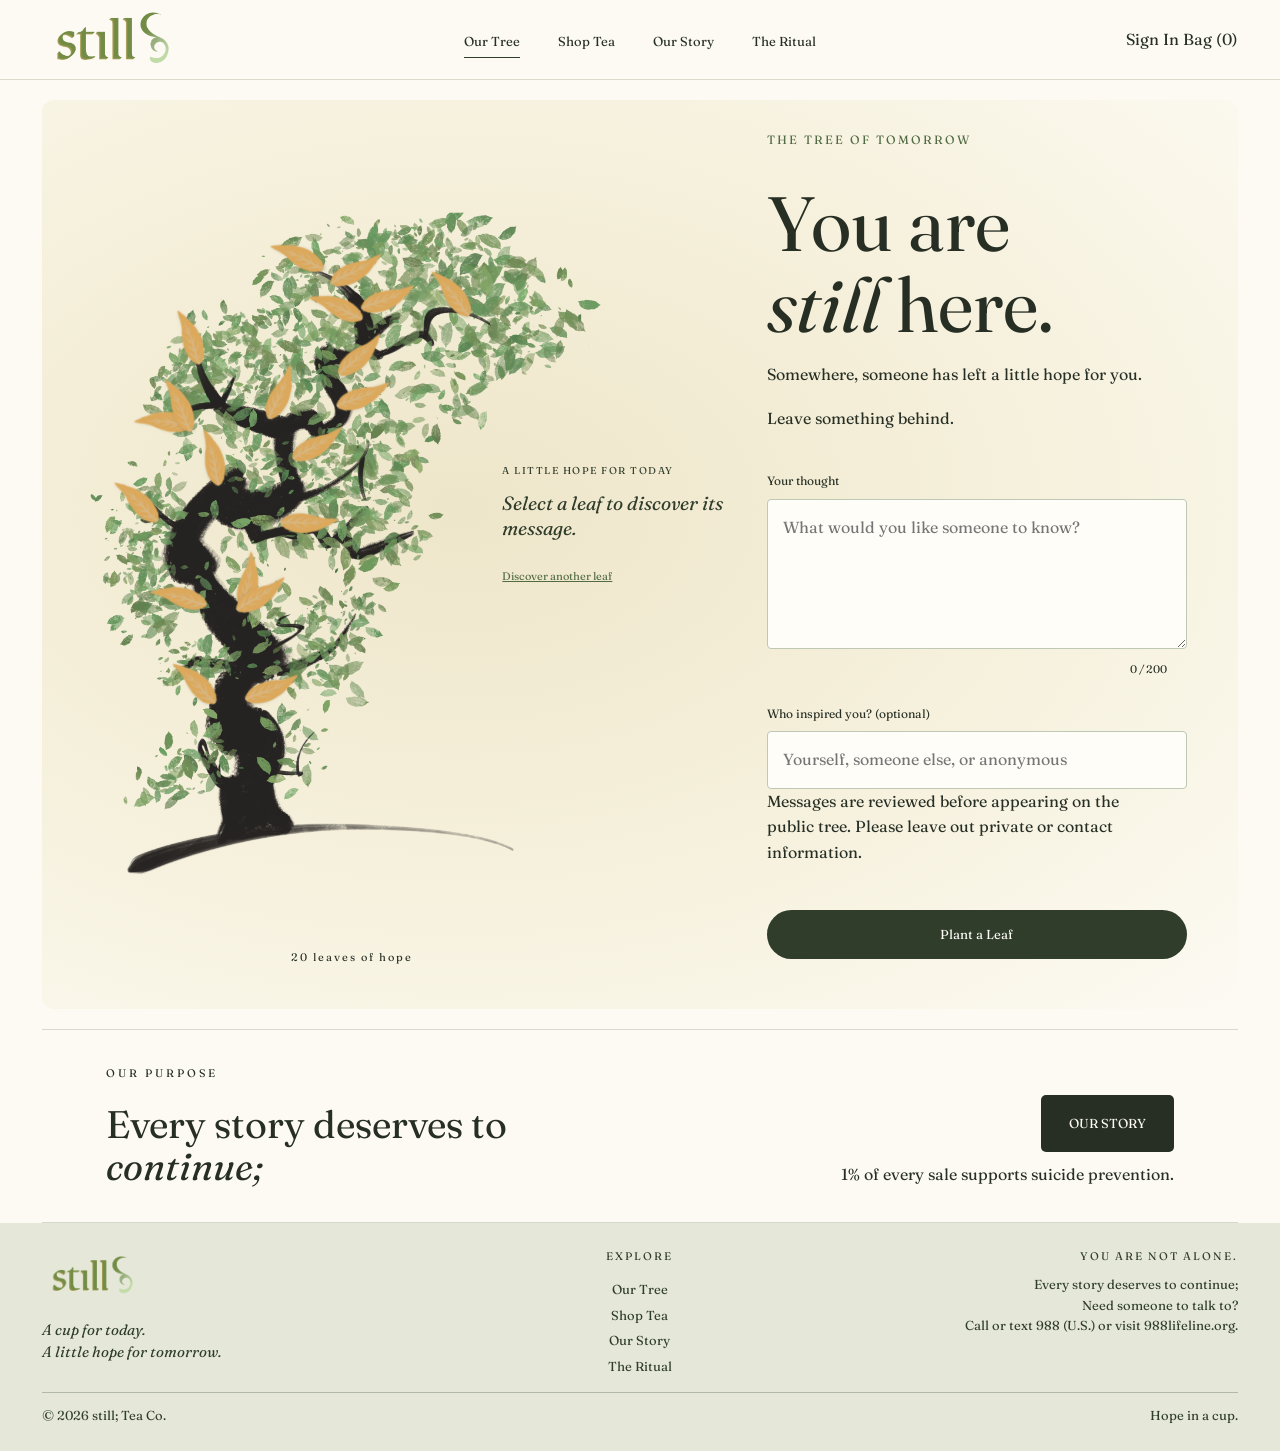
<file: index.html>
<!DOCTYPE html>
<html lang="en">

<head>
    <meta charset="UTF-8">
    <meta name="viewport" content="width=device-width, initial-scale=1.0">

    <title>still; | Hope in a Cup</title>

    <link rel="stylesheet" href="style.css">

    <link href="https://fonts.googleapis.com/css2?family=Fraunces:opsz,wght@9..144,400;9..144,500;9..144,600&display=swap" rel="stylesheet">
</head>

<body class="home-page">

    <!-- NAVIGATION -->

    <header class="shop-header">
        <a class="logo" href="index.html" aria-label="STILL; home">
            <img src="Images/logo.png" alt="STILL;">
        </a>

        <button class="menu-button"
                type="button"
                aria-expanded="false"
                aria-controls="main-navigation">
            Menu ☰
        </button>

        <nav id="main-navigation">
            <a class="active" href="index.html">Our Tree</a>
            <a href="shop.html">Shop Tea</a>
            <a href="story.html">Our Story</a>
            <a href="ritual.html">The Ritual</a>
        </nav>

        <div class="shop-account">
            <span>Sign In</span>
            <span class="bag-button" role="button" tabindex="0">Bag (0)</span>
        </div>
    </header>


    <!-- THE TREE OF TOMORROW -->

    <section class="tree-home" id="tree-section">

        <div class="tree-home-artwork">

            <div class="tree-container">

                <img
                    class="tree-artwork"
                    src="Images/Tree.png"
                    alt="The Tree of Tomorrow">

                <svg id="tea-tree"
                     viewBox="0 0 800 1067"
                     preserveAspectRatio="none"
                     aria-label="Interactive tree of hopeful messages">

                    <g id="leaves"></g>

                </svg>

                <div class="tree-quote">

                    <p class="eyebrow">
                        A LITTLE HOPE FOR TODAY
                    </p>

                    <div aria-live="polite">

                        <blockquote id="quote-text">
                            Select a leaf to discover its message.
                        </blockquote>

                        <p id="quote-author"></p>

                    </div>

                    <button id="random-leaf" type="button">
                        Discover another leaf
                    </button>

                </div>

            </div>

            <p id="leaf-count" aria-live="polite">
                0 leaves of hope
            </p>

        </div>

        <div class="tree-home-text">

            <p class="eyebrow">
                THE TREE OF TOMORROW
            </p>

            <h1>
                You are<br>
                <em>still</em> here.
            </h1>

            <p class="tree-home-intro">
                Somewhere, someone has left
                a little hope for you.
            </p>

            <p class="tree-form-heading">
                Leave something behind.
            </p>

            <form id="quote-form">

                <label for="message">Your thought</label>

                <textarea
                    id="message"
                    maxlength="200"
                    placeholder="What would you like someone to know?"
                    required></textarea>

                <p id="character-count">0 / 200</p>

                <label for="author">Who inspired you? (optional)</label>

                <input
                    type="text"
                    id="author"
                    maxlength="40"
                    placeholder="Yourself, someone else, or anonymous">

                <p>Messages are reviewed before appearing on the public tree. Please leave out private or contact information.</p>

                <button type="submit">
                    Plant a Leaf
                </button>

                <p id="success-message" role="status"></p>

            </form>

        </div>

    </section>


    <!-- OUR PURPOSE -->

    <section class="home-purpose">

        <div>
            <p class="eyebrow">OUR PURPOSE</p>
            <h2>Every story deserves to <em>continue;</em></h2>
        </div>

        <div>
            <a href="story.html" class="store-button">Our Story</a>
            <p>1% of every sale supports suicide prevention.</p>
        </div>

    </section>


    <!-- FOOTER -->

    <footer>
        <div class="footer-grid">

            <div class="footer-brand">
                <a class="logo" href="index.html" aria-label="STILL; home">
                    <img src="Images/logo.png" alt="STILL;">
                </a>
                <p class="footer-brand-statement"><em>A cup for today.</em><br><em>A little hope for tomorrow.</em></p>
            </div>

            <nav class="footer-navigation" aria-label="Footer navigation">
                <p class="footer-heading">EXPLORE</p>
                <a href="index.html">Our Tree</a>
                <a href="shop.html">Shop Tea</a>
                <a href="story.html">Our Story</a>
                <a href="ritual.html">The Ritual</a>
            </nav>

            <div class="footer-support">
                <p class="footer-heading">YOU ARE NOT ALONE.</p>
                <p>Every story deserves to continue;</p>
                <p>
                    Need someone to talk to?<br>
                    Call or text <a href="tel:988">988</a> (U.S.) or visit
                    <a href="https://988lifeline.org" target="_blank" rel="noopener noreferrer">988lifeline.org</a>.
                </p>
            </div>

        </div>

        <div class="footer-bottom">
            <p>© 2026 STILL; Tea Co.</p>
            <p>Hope in a cup.</p>
        </div>
    </footer>

    <script src="script.js"></script>
    <script src="cart.js"></script>

    <script>
        const menuButton = document.querySelector(".menu-button");
        const navigation = document.querySelector("#main-navigation");

        function closeMenu() {
            navigation.classList.remove("open");
            menuButton.setAttribute("aria-expanded", "false");
        }

        menuButton.addEventListener("click", event => {
            event.stopPropagation();

            const isOpen = navigation.classList.toggle("open");

            menuButton.setAttribute("aria-expanded", String(isOpen));
        });

        navigation.addEventListener("click", event => {
            if (event.target.closest("a")) {
                closeMenu();
            }
        });

        document.addEventListener("click", event => {
            if (!navigation.contains(event.target) &&
                !menuButton.contains(event.target)) {
                closeMenu();
            }
        });

        window.addEventListener("resize", () => {
            if (window.innerWidth > 900) {
                closeMenu();
            }
        });
    </script>

</body>
</html>
</file>
<file: style.css>
/* =========================
   BRAND COLORS AND FONTS
========================= */

:root {
    --cream: #f8f4eb;
    --green: #526b43;
    --light-green: #a8b88a;
    --dark-green: #303d2b;
    --yellow: #e9cf96;
    --peach: #e5b8a2;
    --brown: #8a735c;
    --white: #fffdf8;

    --heading-font: "Fraunces", sans-serif;
    --body-font: "Fraunces", sans-serif;
}


/* =========================
   GENERAL STYLING
========================= */

* {
    box-sizing: border-box;
    margin: 0;
    padding: 0;
}

html {
    scroll-behavior: smooth;
}

body {
    background-color: var(--cream);
    color: var(--dark-green);
    font-family: "Fraunces", sans-serif;
    line-height: 1.6;
}

h1, h2 {
    font-family: var(--heading-font);
    font-weight: 400;
    line-height: 1.05;
}

h1 {
    font-size: clamp(65px, 9vw, 130px);
}

h2 {
    font-size: clamp(48px, 6vw, 85px);
}

a {
    color: inherit;
    text-decoration: none;
}

button, input, textarea {
    font: inherit;
}

button {
    cursor: pointer;
}

.eyebrow {
    font-size: 11px;
    letter-spacing: 3px;
    font-weight: 400;
    margin-bottom: 20px;
}

.section-description {
    max-width: 500px;
    margin: 25px auto;
    font-size: 15px;
}


/* =========================
   NAVIGATION
========================= */

header {
    display: flex;
    justify-content: space-between;
    align-items: center;
    padding: 25px 6%;
}

.logo {
    font-family: var(--heading-font);
    font-size: 65px;
    line-height: 1;
}

.logo img {
    display: block;
    width: 120px;
    height: auto;
}

nav {
    display: flex;
    gap: 30px;
}

nav a {
    font-size: 13px;
}

nav a:hover {
    opacity: 0.5;
}

.menu-button {
    display: none;
    align-items: center;
    gap: 8px;
    background: transparent;
    color: var(--dark-green);
    border: 1px solid var(--dark-green);
    border-radius: 30px;
    padding: 9px 14px;
}

.menu-icon {
    font-size: 16px;
}

nav .shop-link {
    border-bottom: 1px solid var(--dark-green);
}

nav .shop-link.active {
    font-weight: 400;
}


/* =========================
   HERO SECTION
========================= */

.hero {
    min-height: 85vh;

    display: flex;
    flex-direction: column;
    align-items: center;
    justify-content: center;

    padding: 80px 20px;
    text-align: center;

    background: radial-gradient(
        ellipse at bottom,
        var(--peach),
        var(--yellow) 35%,
        var(--cream) 75%
    );
}

.intro {
    max-width: 430px;
    margin: 30px auto;
    font-size: 15px;
}

.button,
button {
    display: inline-block;

    background-color: var(--dark-green);
    color: var(--white);

    padding: 14px 30px;
    border: none;
    border-radius: 30px;

    font-size: 13px;

    transition: background-color 0.3s,
                transform 0.3s;
}

.button:hover,
button:hover {
    background-color: var(--green);
    transform: translateY(-2px);
}


/* =========================
   TREE SECTION
========================= */

.tree-section {
    padding: 100px 20px;
    text-align: center;
}

.tree-container {
    position: relative;
    width: 100%;
    max-width: 850px;
    margin: 0 auto;
}

.tree-artwork {
    display: block;
    width: 100%;
    height: auto;
}

#tea-tree {
    position: absolute;
    inset: 0;
    display: block;
    width: 100%;
    height: 100%;
    overflow: visible;
}


/* =========================
   INTERACTIVE LEAVES
========================= */

.leaf {
    cursor: pointer;
}

.leaf-shape {
    stroke: var(--dark-green);
    stroke-width: 0.6;

    transition: fill 0.3s,
                opacity 0.3s;
}

.leaf:hover .leaf-shape,
.leaf:focus .leaf-shape {
    fill: var(--yellow);
    stroke-width: 2;
}

.leaf.selected .leaf-shape {
    fill: var(--yellow);
    stroke-width: 2;
}

.leaf-vein {
    stroke: #f8f4eb;
    stroke-width: 0.8;
    fill: none;
    opacity: 0.65;
    pointer-events: none;
}

.leaf-inner {
    transform-origin: 0 0;
    animation: grow 0.7s ease-out both;
}

@keyframes grow {
    from {
        opacity: 0;
        transform: scale(0);
    }

    to {
        opacity: 1;
        transform: scale(1);
    }
}

#leaf-count {
    font-size: 12px;
    letter-spacing: 2px;
    margin-bottom: 30px;
}

.leaf-image {
    cursor: pointer;
    filter: saturate(0.88) drop-shadow(0 2px 2px rgba(48, 61, 43, 0.18));
    transition: filter 0.25s ease, transform 0.25s ease;
    transform-box: fill-box;
    transform-origin: center;
}

.leaf:hover .leaf-image,
.leaf:focus .leaf-image,
.leaf.selected .leaf-image {
    filter: saturate(1.25) brightness(1.08)
            drop-shadow(0 0 7px rgba(233, 207, 150, 0.95));
    transform: scale(1.12);
}

.leaf.new-leaf .leaf-image {
    animation: newLeafAppear 1.1s ease-out both;
}

@keyframes newLeafAppear {
    0% {
        opacity: 0;
        transform: scale(0.2) rotate(-18deg);
        filter: brightness(1.35);
    }

    70% {
        opacity: 1;
        transform: scale(1.18) rotate(4deg);
    }

    100% {
        opacity: 1;
        transform: scale(1) rotate(0);
    }
}


/* =========================
   QUOTE DISPLAY
========================= */

.quote-card {
    background-color: var(--white);
    border: 1px solid #ded9cd;

    max-width: 650px;
    margin: 0 auto;

    padding: 45px 30px;
    border-radius: 4px;
}

#quote-text {
    font-family: var(--heading-font);
    font-size: clamp(32px, 5vw, 48px);
    font-style: italic;
    line-height: 1.2;
    overflow-wrap: anywhere;
}

#quote-author {
    font-size: 12px;
    margin-top: 20px;
    opacity: 0.7;
    overflow-wrap: anywhere;
}

#random-leaf {
    margin-top: 30px;
    background-color: transparent;
    border: 1px solid var(--green);
    color: var(--green);
}

#random-leaf:hover {
    background-color: var(--green);
    color: var(--white);
}


/* =========================
   SHARE SECTION
========================= */

.share-section {
    background: linear-gradient(
        180deg,
        var(--cream),
        #dce3cf
    );

    padding: 100px 20px;
    text-align: center;
}

form {
    max-width: 500px;
    margin: 40px auto 0;
    text-align: left;
}

label {
    display: block;
    font-size: 12px;
    margin-bottom: 8px;
}

textarea,
input {
    width: 100%;

    background-color: var(--white);
    border: 1px solid #bfc7b5;
    border-radius: 4px;

    padding: 15px;
    color: var(--dark-green);
}

textarea {
    min-height: 150px;
    resize: vertical;
}

textarea:focus,
input:focus {
    outline: 2px solid var(--green);
}

#character-count {
    text-align: right;
    font-size: 11px;
    margin: 5px 0 25px;
}

form button {
    width: 100%;
    margin-top: 25px;
}

#success-message {
    margin-top: 20px;
    font-size: 13px;
    text-align: center;
}


/* =========================
   FOOTER
========================= */

footer {
    min-height: 210px;
    height: auto;
    padding: 25px 3.3%;
    background: #E5E8D8;
    color: #303D2B;
    text-align: left;
}

footer .footer-grid {
    display: grid;
    grid-template-columns: repeat(3, 1fr);
    gap: 5%;
    align-items: start;
}

footer .footer-brand,
footer .footer-navigation,
footer .footer-support {
    text-align: left;
    color: #303D2B;
}

footer p,
footer a {
    color: #303D2B;
    font-size: 13px;
}

footer .footer-brand .logo {
    display: inline-block;
    margin: 0 0 8px;
}

footer .footer-brand .logo img {
    width: 100px;
    height: auto;
}

footer .footer-brand-statement {
    font-size: 15px;
    line-height: 1.45;
}

footer .footer-brand-statement em {
    font-style: italic;
}

footer .footer-heading {
    margin: 0 0 8px;
    font-size: 11px;
    text-transform: uppercase;
    letter-spacing: 2px;
}

footer .footer-navigation {
    display: flex;
    flex-direction: column;
    gap: 5px;
    align-items: center;
}

footer .footer-navigation a {
    text-decoration: none;
}

footer .footer-support {
    text-align: right;
}

footer .footer-support .footer-heading,
footer .footer-support p,
footer .footer-support a {
    text-align: right;
}

footer .footer-bottom {
    display: flex;
    justify-content: space-between;
    align-items: center;
    margin-top: 15px;
    padding-top: 12px;
    border-top: 1px solid rgba(48, 61, 43, 0.28);
}

footer .footer-bottom p {
    margin: 0;
}

@media (max-width: 900px) {

    footer {
        min-height: 210px;
        height: auto;
        padding: 25px 4%;
    }

    footer .footer-grid {
        grid-template-columns: 1fr;
        gap: 22px;
    }

    footer .footer-navigation,
    footer .footer-navigation .footer-heading,
    footer .footer-navigation a,
    footer .footer-support,
    footer .footer-support .footer-heading,
    footer .footer-support p {
        text-align: left;
        align-items: flex-start;
    }

}

@media (max-width: 600px) {

    footer {
        padding: 25px 20px;
    }

    footer .footer-bottom {
        flex-direction: column;
        align-items: flex-start;
        gap: 8px;
    }

}

/* =========================
   SHOP STYLES
========================= */

.shop-page {
    background: #fcfaf3;
    color: #272f25;
}


/* SHOP NAVIGATION */

.shop-header {
    min-height: 80px;
    height: 80px;
    padding: 10px 3.3%;
    align-items: center;
    border-bottom: 1px solid #ded9cd;
}

.shop-header .logo img {
    width: 140px;
}

.shop-header nav {
    position: absolute;
    left: 50%;
    transform: translateX(-50%);
    display: flex;
    align-items: center;
    gap: 38px;
}

.shop-header nav a {
    position: relative;
    padding: 28px 0 24px;
}

.shop-header nav a.active::after {
    content: "";
    position: absolute;
    left: 0;
    right: 0;
    bottom: 18px;
    height: 1px;
    background: var(--dark-green);
}

.shop-account {
    margin-left: auto;
}


/* SHOP PAGE MARGINS */

.shop-main {
    padding: 28px 3.3% 0;
    margin-bottom: 80px;
}


/* =====================================
   HERO SECTION
===================================== */

.store-hero {
    position: relative;
    isolation: isolate;
    overflow: hidden;

    display: grid;
    grid-template-columns: 1fr 1fr;
    align-items: center;

    min-height: 570px;
    padding: 40px 5.3%;

    border-radius: 12px;

    background: radial-gradient(
        ellipse at 75% 35%,
        #ffe2a7 0%,
        #f5e3c0 25%,
        #f1e8d3 60%
    );
}


/* HERO TEXT */

.store-hero-text {
    position: relative;
    z-index: 2;

    display: flex;
    flex-direction: column;
    align-items: flex-start;
    justify-content: space-between;

    min-height: 460px;
}

.store-hero-text .eyebrow {
    color: #6b814b;
    font-size: 17px;
    letter-spacing: 2.5px;
}

.store-hero h1 {
    font-size: clamp(55px, 5vw, 95px);
    line-height: 1.08;
    font-weight: 400;
    letter-spacing: -2px;
}

.store-hero h1 em {
    font-weight: 400;
}


/* HERO PRODUCT IMAGE */

.store-hero-image {
    position: relative;
    z-index: 2;

    display: flex;
    justify-content: center;
    align-items: center;
}

.store-hero-image img {
    display: block;
    width: 100%;
    max-width: 540px;
    max-height: 510px;
    object-fit: contain;
}


/* BACKGROUND CURVES */

.hero-curve {
    position: absolute;
    z-index: -1;
    pointer-events: none;

    width: 85%;
    height: 220px;

    border-radius: 50% 0 0 0;
    transform: rotate(-12deg);
}

.curve-one {
    background: rgba(168, 184, 138, 0.18);
    bottom: -100px;
    right: -30%;
}

.curve-two {
    background: rgba(168, 184, 138, 0.25);
    bottom: -140px;
    right: -33%;
}


/* =====================================
   BUTTONS
===================================== */

.store-button {
    display: inline-block;

    background: #272f25;
    color: #fcfaf3;

    padding: 19px 32px;
    border-radius: 5px;

    text-transform: uppercase;
    font-size: 16px;

    transition: background 0.3s ease;
}

.store-button:hover {
    background: #526b43;
}


/* =====================================
   TRUE TEA COLLECTION
===================================== */

.tea-collection {
    padding: 48px 0 80px;
}

.collection-intro h2 {
    font-size: clamp(30px, 2.5vw, 45px);
    font-weight: 400;
    margin-bottom: 15px;
}

.collection-intro h2 em {
    font-weight: 400;
}

.collection-intro p {
    font-size: 16px;
    line-height: 1.4;
}


/* TEA CATEGORY NAVIGATION */

.tea-navigation {
    display: flex;
    flex-wrap: wrap;
    align-items: center;
    gap: 6px;

    border-top: 1px solid #d7d8cc;

    margin-top: 48px;
    padding: 24px 10px;

    color: #747d68;
    font-size: 16px;
    letter-spacing: 1.5px;
    text-transform: uppercase;
}

.tea-navigation a:hover {
    color: #272f25;
    text-decoration: underline;
}


/* =====================================
   PRODUCT GRID
===================================== */

.tea-grid {
    display: grid;
    grid-template-columns: repeat(3, 1fr);
    gap: 55px 28px;
}

.tea-product {
    scroll-margin-top: 30px;
}

.tea-product-image {
    aspect-ratio: 4 / 4.5;

    display: flex;
    justify-content: center;
    align-items: center;

    padding: 40px;
    overflow: hidden;
    border-radius: 5px;
}

.tea-product-image img {
    width: 100%;
    height: 100%;
    object-fit: contain;

    transition: transform 0.4s ease;
}

.tea-product:hover .tea-product-image img {
    transform: scale(1.045);
}


/* PRODUCT BACKGROUND COLORS */

.green-bg {
    background: radial-gradient(
        ellipse at top,
        #f1efce,
        #c7d4b3
    );
}

.white-bg {
    background: radial-gradient(
        ellipse at top,
        #faf6e9,
        #e4ddc8
    );
}

.yellow-bg {
    background: radial-gradient(
        ellipse at top,
        #fff1c2,
        #e7d39a
    );
}

.oolong-bg {
    background: radial-gradient(
        ellipse at top,
        #f9e4ca,
        #e5bc95
    );
}

.black-bg {
    background: radial-gradient(
        ellipse at top,
        #dfc9d2,
        #a98a9a
    );
}

.puerh-bg {
    background: radial-gradient(
        ellipse at top,
        #f3c9ad,
        #c68a7d
    );
}


/* PRODUCT INFORMATION */

.tea-product-info {
    padding: 22px 0;
}

.tea-type {
    font-size: 11px;
    letter-spacing: 2px;
    color: #747d68;
    margin-bottom: 8px;
}

.tea-product-info h3 {
    font-size: 30px;
    font-weight: 400;
    margin-bottom: 10px;
}

.tea-product-info p {
    font-size: 12px;
}


/* =====================================
   BRAND STORY
===================================== */

.store-story {
    display: grid;
    grid-template-columns: 1fr 1fr;
    align-items: center;
    gap: 6%;

    text-align: left;
    padding: 65px 5%;

    background: radial-gradient(
        ellipse at bottom right,
        #d7dfc4,
        #f3efdf 75%
    );

    border-radius: 12px;
}


/* LEFT SIDE — TEXT */

.story-text {
    display: flex;
    flex-direction: column;
    align-items: flex-start;
}

.story-text .eyebrow {
    color: #526b43;
    margin-bottom: 30px;
}

.story-text h2 {
    font-size: clamp(36px, 3.8vw, 65px);
    line-height: 1.1;
    margin-bottom: 25px;
}

.story-text p:not(.eyebrow) {
    max-width: 450px;
    margin: 0 0 20px;
}

.story-text .store-button {
    margin-top: 20px;
}


/* RIGHT SIDE — PHOTO */

.story-image {
    width: 100%;
}

.story-image img {
    display: block;
    width: 100%;
    height: 500px;

    object-fit: cover;
    object-position: center;

    border-radius: 5px;
}


/* MOBILE RESPONSIVENESS */

@media (max-width: 768px) {

    .store-story {
        grid-template-columns: 1fr;
        gap: 35px;
        padding: 40px 25px;
    }

    .story-image img {
        height: 350px;
    }

}

/* =====================================
   THE RITUAL / COMMUNITY
===================================== */

.store-ritual {
    display: grid;
    grid-template-columns: 1fr 1fr;
    align-items: center;
    gap: 8%;

    padding: 100px 5%;
}

.ritual-image img {
    display: block;
    width: 100%;
    max-height: 550px;
    object-fit: contain;
}

.ritual-text h2 {
    font-size: clamp(40px, 4vw, 65px);
}

.ritual-text p:not(.eyebrow) {
    max-width: 400px;
    margin: 25px 0;
}


/* =====================================
   REGULAR TYPE WEIGHT
===================================== */

h1, h2, h3, h4, h5, h6,
strong, b, em, .eyebrow,
nav .shop-link.active,
.store-hero h1,
.store-hero h1 em,
.collection-intro h2,
.collection-intro h2 em {
    font-weight: 400 !important;
}


/* =====================================
   TABLET
===================================== */

@media (max-width: 900px) {

    .shop-header {
        position: relative;
        min-height: 80px;
    }

    .shop-header .menu-button {
        display: flex;
        margin-left: auto;
    }

    .shop-header nav {
        display: none;
        position: absolute;
        z-index: 20;
        top: 100%;
        left: 20px;
        right: 20px;
        flex-direction: column;
        gap: 0;
        padding: 15px 20px;
        background: #f5f3e9;
        border: 1px solid #ded9cd;
    }

    .shop-header nav.open {
        display: flex;
    }

    .shop-header nav a {
        padding: 12px 0;
    }

    .shop-account {
        display: none;
    }

    .store-hero {
        min-height: 440px;
        padding: 30px;
    }

    .store-hero-text {
        min-height: 350px;
    }

    .tea-grid {
        grid-template-columns: repeat(2, 1fr);
    }

    .tea-product-image {
        padding: 25px;
    }

}


/* =====================================
   MOBILE
===================================== */

@media (max-width: 600px) {

    .shop-main {
        padding: 15px 4% 0;
    }

    .shop-header .logo img {
        width: 110px;
    }

    .store-hero {
        grid-template-columns: 1fr;
        gap: 35px;
        padding: 30px 25px;
    }

    .store-hero-text {
        min-height: auto;
        gap: 25px;
    }

    .store-hero h1 {
        font-size: 58px;
    }

    .store-hero-text .eyebrow {
        font-size: 11px;
    }

    .store-hero-image img {
        max-height: 350px;
    }

    .store-button {
        padding: 15px 22px;
        font-size: 13px;
    }

    .tea-collection {
        padding-top: 35px;
    }

    .tea-navigation {
        font-size: 11px;
        letter-spacing: 1px;
        margin-top: 30px;
    }

    .tea-grid {
        grid-template-columns: repeat(2, 1fr);
        gap: 25px 12px;
    }

    .tea-product-image {
        padding: 15px;
    }

    .tea-product-info h3 {
        font-size: 23px;
    }

    .tea-product_info p {
        font-size: 12px;
    }

    .store-story {
        padding: 65px 20px;
    }

    .store-ritual {
        grid-template-columns: 1fr;
        gap: 35px;
        padding: 65px 0;
    }

}

/* HORIZONTAL COLLECTION HERO */

.store-hero {
    display: flex;
    flex-direction: column;
    align-items: stretch;
    gap: 30px;
    min-height: auto;
    padding: 40px 5%;
}

.store-hero-image {
    order: -1;
    width: 100%;
}

.store-hero-image img {
    width: 100%;
    max-width: none;
    max-height: none;
    height: auto;
}

.store-hero-text {
    min-height: auto;
    display: grid;
    grid-template-columns: 1fr auto;
    align-items: center;
    gap: 20px;
}

.store-hero-text .eyebrow {
    grid-column: 1 / -1;
    margin-bottom: 0;
}

.store-hero h1 {
    font-size: clamp(45px, 5vw, 85px);
}

.store-hero h1 br {
    display: none;
}

@media (max-width: 600px) {

    .store-hero-text {
        display: flex;
        align-items: flex-start;
        gap: 20px;
    }

    .store-hero {
        padding: 25px;
    }

}

/* =====================================
   RITUAL PAGE HERO
===================================== */

.ritual-page-hero {
    min-height: 52vh;
    display: grid;
    place-items: center;
    text-align: center;
    padding: 80px 20px;
    background: radial-gradient(ellipse at bottom, var(--peach), var(--yellow) 35%, var(--cream) 75%);
}

.ritual-page-hero h1 {
    font-size: clamp(55px, 7vw, 100px);
}


/* =====================================
   COMMUNITY SECTION
===================================== */

.ritual-community {
    min-height: 420px;
    display: grid;
    place-items: center;
    text-align: center;
    padding: 80px 20px;
    background: #dce3cf;
}

.ritual-community div {
    max-width: 650px;
}

.ritual-community h2 {
    font-size: clamp(38px, 5vw, 70px);
    margin-bottom: 20px;
}

.ritual-community p:not(.eyebrow) {
    margin-bottom: 30px;
}

/* =====================================
   THE RITUAL PAGE
===================================== */

.ritual-page {
    background: #fcfaf3;
    color: #272f25;
}

.ritual-main {
    padding: 28px 3.3% 0;
    margin-bottom: 80px;
}

.ritual-page h1,
.ritual-page h2,
.ritual-page h3 {
    font-family: "Fraunces", Georgia, serif;
}

.ritual-page h2 {
    font-size: clamp(38px, 4.5vw, 75px);
    line-height: 1.1;
}

.ritual-page .eyebrow {
    letter-spacing: 2px;
    color: #526b43;
    font-size: 12px;
}

.ritual-page .store-button {
    display: inline-block;
    background: #272f25;
    color: #fcfaf3;
    padding: 18px 30px;
    border-radius: 5px;
    text-transform: uppercase;
    font-size: 13px;
}

.ritual-page .store-button:hover {
    background: #526b43;
}


/* =====================================
   HERO / OUR STORY
===================================== */

.ritual-hero {
    display: grid;
    grid-template-columns: 1fr 1fr;
    align-items: center;
    gap: 6%;

    padding: 65px 5%;
    border-radius: 12px;

    background: radial-gradient(
        ellipse at bottom right,
        #f4dca5,
        #f1e8d3 70%
    );
}

.ritual-hero-text {
    text-align: left;
    align-self: start;
}

.ritual-hero h1 {
    font-size: clamp(50px, 5.5vw, 100px);
    line-height: 1.05;
    margin-bottom: 30px;
}

.ritual-hero-text p:not(.eyebrow) {
    max-width: 470px;
    margin-bottom: 20px;
    font-size: 16px;
}

.ritual-hero-text .ritual-statement {
    font-size: 23px;
    font-style: italic;
    margin-top: 30px;
}

.ritual-hero-photo img {
    display: block;
    width: 100%;
    height: 580px;
    object-fit: contain;
    object-position: center;
    border-radius: 5px;
transform: translate(-25px, -60px) scale(1.30);
}


/* =====================================
   THE SEMICOLON
===================================== */

.semicolon-section {
    display: grid;
    grid-template-columns: 35% 1fr;
    align-items: center;
    gap: 10%;

    padding: 100px 8%;
}

.semicolon-symbol {
    display: flex;
    justify-content: center;
    align-items: center;
}

.semicolon-symbol img {
    display: block;
    width: 65%;
    max-height: 400px;
    object-fit: contain;
}

.semicolon-text h2 {
    margin-bottom: 25px;
}

.semicolon-text p:not(.eyebrow) {
    max-width: 480px;
    margin-bottom: 20px;
}


/* =====================================
   DONATION SECTION
===================================== */

.donation-section {
    display: grid;
    grid-template-columns: 40% 1fr;
    align-items: center;
    gap: 7%;

    padding: 80px 7%;
    border-radius: 12px;

    background: radial-gradient(
        ellipse at bottom left,
        #c7d5b1,
        #e6eadb 75%
    );
}

.donation-number {
    color: #526b43;
}

.donation-number span {
    display: block;
    font-size: clamp(110px, 18vw, 280px);
    line-height: 1;
    letter-spacing: -8px;
}

.donation-number p {
    font-size: 15px;
    letter-spacing: 3px;
}

.donation-text h2 {
    font-size: clamp(35px, 3.7vw, 65px);
    margin-bottom: 30px;
}

.donation-text p {
    max-width: 480px;
    margin-bottom: 20px;
}

.donation-text .store-button {
    margin-top: 15px;
}


/* =====================================
   TRUE TEA INTRODUCTION
===================================== */

.tea-education {
    padding: 100px 0;
}

.tea-education-intro {
    max-width: 800px;
    padding: 0 2%;
    text-align: left;
}

.tea-education-intro h2 {
    font-size: clamp(55px, 6vw, 100px);
    margin-bottom: 25px;
}

.tea-education-intro h3 {
    font-size: clamp(22px, 2.5vw, 36px);
    font-weight: 400;
    margin-bottom: 25px;
}

.tea-education-intro p:not(.eyebrow) {
    max-width: 650px;
    margin-bottom: 18px;
}


/* TEA NAVIGATION */

.ritual-tea-navigation {
    display: flex;
    flex-wrap: wrap;
    gap: 8px;

    border-top: 1px solid #d7d8cc;

    margin-top: 40px;
    margin-bottom: 20px;
    padding: 25px 2%;

    font-size: 14px;
    letter-spacing: 2px;
    text-transform: uppercase;
    color: #747d68;
}

.ritual-tea-navigation a:hover {
    color: #272f25;
    text-decoration: underline;
}


/* =====================================
   INDIVIDUAL TEA SECTIONS
===================================== */

.ritual-tea {
    display: grid;
    grid-template-columns: 1fr 1fr;
    align-items: center;
    gap: 7%;

    padding: 60px 6%;
    margin-bottom: 24px;

    border-radius: 12px;

    scroll-margin-top: 30px;
}


/* ALTERNATE IMAGE PLACEMENT */

.ritual-tea.reverse .ritual-tea-photo {
    order: 2;
}

.ritual-tea.reverse .ritual-tea-text {
    order: 1;
}


/* TEA IMAGES */

.ritual-tea-photo {
    display: flex;
    justify-content: center;
    align-items: center;
}

.ritual-tea-photo img {
    display: block;

    width: 100%;
    max-width: 480px;
    height: 520px;

    object-fit: contain;
}


/* TEA TEXT */

.ritual-tea-text {
    text-align: left;
}

.ritual-tea-text h2 {
    font-size: clamp(45px, 5vw, 80px);
    margin-bottom: 30px;
}

.ritual-tea-text h3 {
    font-size: 14px;
    font-weight: 600;

    text-transform: uppercase;
    letter-spacing: 2px;

    margin-top: 25px;
    margin-bottom: 8px;
}

.ritual-tea-text p:not(.eyebrow) {
    max-width: 480px;
    font-size: 15px;
    line-height: 1.6;
}

.ritual-tea-text .store-button {
    margin-top: 30px;
}


/* =====================================
   INDIVIDUAL TEA COLORS
===================================== */


/* GREEN — STILL HERE */

.ritual-green {
    background: radial-gradient(
        ellipse at top left,
        #f0f1d1,
        #c4d3ad
    );
}


/* WHITE — STILL HEALING */

.ritual-white {
    background: radial-gradient(
        ellipse at top right,
        #fbf5e5,
        #e3d4bb
    );
}


/* YELLOW — STILL LEARNING */

.ritual-yellow {
    background: radial-gradient(
        ellipse at top left,
        #fff2bf,
        #e8c576
    );
}


/* OOLONG — STILL BECOMING */

.ritual-oolong {
    background: radial-gradient(
        ellipse at top right,
        #fce4bd,
        #e5ae7e
    );
}


/* PU-ERH — STILL EVOLVING */

.ritual-puerh {
    background: radial-gradient(
        ellipse at top left,
        #f5d5bc,
        #d9a294
    );
}


/* BLACK — STILL ENDURING */

.ritual-black {
    background: radial-gradient(
        ellipse at top right,
        #efd6cd,
        #c6a0ac
    );
}


/* =====================================
   TEA RESEARCH NOTE
===================================== */

.tea-research-note {
    max-width: 800px;

    padding: 25px 2%;
    margin-top: 15px;

    font-size: 12px;
    color: #626b59;
}

.tea-research-note p {
    margin-bottom: 12px;
}

.tea-research-note a {
    text-decoration: underline;
}


/* =====================================
   TREE OF TOMORROW
===================================== */

.ritual-community {
    display: grid;
    grid-template-columns: 1fr 1fr;
    align-items: center;
    gap: 8%;

    background: #e4e8d8;

    padding: 65px 5%;
    margin-bottom: 70px;

    border-radius: 12px;
}

.ritual-community-photo img {
    display: block;
    width: 100%;
    max-height: 650px;
    object-fit: contain;
}

.ritual-community-text h2 {
    margin-bottom: 30px;
}

.ritual-community-text p:not(.eyebrow) {
    max-width: 450px;
    margin-bottom: 20px;
}

.ritual-community-text .store-button {
    margin-top: 15px;
}


/* =====================================
   TABLET
===================================== */

@media (max-width: 900px) {

    .ritual-header {
        position: relative;
    }

    .ritual-header .menu-button {
        display: flex;
        margin-left: auto;
    }

    .ritual-header nav {
        display: none;
        position: absolute;
        top: 100%;
        left: 20px;
        right: 20px;
        z-index: 20;

        flex-direction: column;
        gap: 0;

        padding: 15px 20px;
        background: #f5f3e9;
        border: 1px solid #ded9cd;
    }

    .ritual-header nav.open {
        display: flex;
    }

    .ritual-header nav a {
        padding: 12px 0;
    }

    .ritual-header .shop-account {
        display: none;
    }

    .ritual-hero {
        padding: 40px 5%;
    }

    .ritual-hero-photo img {
        height: 500px;
    }

    .ritual-tea-photo img {
        height: 400px;
    }

    .ritual-tea {
        padding: 40px 5%;
        gap: 5%;
    }

}


/* =====================================
   MOBILE RESPONSIVENESS
===================================== */

@media (max-width: 650px) {

    .ritual-main {
        padding: 15px 4% 0;
    }

    .ritual-hero,
    .semicolon-section,
    .donation-section,
    .ritual-tea,
    .ritual-community {
        grid-template-columns: 1fr;
        gap: 30px;
    }

    .ritual-hero,
    .ritual-tea,
    .donation-section,
    .ritual-community {
        padding: 35px 25px;
    }

    .ritual-hero h1 {
        font-size: 60px;
    }

    .ritual-hero-photo img {
        height: 350px;
    }

    .semicolon-section {
        padding: 60px 20px;
    }

    .semicolon-symbol img {
        max-height: 220px;
    }

    .donation-number span {
        font-size: 140px;
        letter-spacing: -5px;
    }

    .tea-education {
        padding: 65px 0;
    }

    .tea-education-intro h2 {
        font-size: 55px;
    }

    .ritual-tea-navigation {
        font-size: 11px;
        letter-spacing: 1px;
    }

    .ritual-tea-photo img {
        height: 320px;
    }

    .ritual-tea.reverse .ritual-tea-photo {
        order: 0;
    }

    .ritual-tea.reverse .ritual-tea-text {
        order: 1;
    }

    .ritual-community-photo img {
        max-height: 350px;
    }

}

/* =====================================
   THE CUSTOMER'S DAILY RITUAL
===================================== */

.daily-ritual {
    background: #f1e8d3;
    padding: 65px 5%;
    margin-bottom: 30px;
    border-radius: 12px;
}

.daily-ritual-intro {
    max-width: 650px;
    text-align: left;
    margin-bottom: 45px;
}

.daily-ritual-intro h2 {
    margin-bottom: 20px;
}

.daily-ritual-intro p {
    max-width: 550px;
}

.daily-ritual-grid {
    display: grid;
    grid-template-columns: repeat(3, 1fr);
    gap: 30px;
}

.ritual-step {
    text-align: left;
}

.ritual-step img {
    display: block;
    width: 100%;
    aspect-ratio: 4 / 5;
    object-fit: contain;
    border-radius: 5px;
    margin-bottom: 25px;
}

.ritual-step .eyebrow {
    font-size: 12px;
    letter-spacing: 2px;
    margin-bottom: 10px;
}

.ritual-step h3 {
    font-size: 32px;
    font-weight: 400;
    line-height: 1.2;
    margin-bottom: 15px;
}

.ritual-step p:not(.eyebrow) {
    font-size: 15px;
    line-height: 1.6;
}

@media (max-width: 650px) {

    .daily-ritual {
        padding: 35px 25px;
    }

    .daily-ritual-grid {
        grid-template-columns: 1fr;
        gap: 45px;
    }

    .ritual-step img {
        aspect-ratio: 4 / 3;
    }

}

/* =====================================
   STILL; COMMUNITY HOMEPAGE
===================================== */

.home-page {
    background: #fcfaf3;
    color: #272f25;
}

.tree-home {
    display: grid;
    grid-template-columns: minmax(0, 60%) minmax(0, 40%);
    column-gap: 4%;
    align-items: center;
    gap: 5%;
    margin: 20px 3.3%;
    padding: 30px 4%;
    min-height: 78vh;
    border-radius: 12px;
    background: radial-gradient(ellipse at 35% 45%, #eee6ca 0%, #f7f2df 58%, #fcfaf3 100%);
}

.tree-home-text {
    max-width: 420px;
    justify-self: end;
    width: 100%;
}

.tree-home-text .eyebrow {
    color: #526b43;
    font-size: 12px;
    letter-spacing: 2px;
    margin-bottom: 35px;
}

.tree-home-text h1 {
    font-size: clamp(65px, 6vw, 110px);
    line-height: 1.05;
    margin-bottom: 18px;
}

.tree-home-text p:not(.eyebrow) {
    max-width: 400px;
    font-size: 16px;
    margin-bottom: 20px;
}

.tree-home-text .tree-home-intro {
    font-size: 23px;
    line-height: 1.4;
    margin-bottom: 12px;
}

.tree-home-buttons {
    display: flex;
    flex-wrap: wrap;
    align-items: center;
    gap: 15px;
    margin-top: 30px;
}

.home-page .store-button {
    display: inline-block;
    background: #272f25;
    color: #fcfaf3;
    border-radius: 5px;
    padding: 18px 28px;
    font-size: 13px;
    text-transform: uppercase;
}

.home-page .store-button:hover {
    background: #526b43;
}

.tree-home-buttons #random-leaf {
    margin: 0;
    padding: 17px 25px;
    border-radius: 5px;
    border: 1px solid #526b43;
}

.tree-home-artwork {
    width: 100%;
    min-width: 0;
}

.tree-home-artwork .tree-container {
    max-width: min(820px, 70vh);
    width: 100%;
    margin: 0 auto;
    position: relative;
    transform: translateX(-42px);
}

.tree-home-artwork .tree-artwork {
    display: block;
    width: 100%;
    height: auto;
}

.tree-home-artwork #tea-tree {
    position: absolute;
    inset: 0;
    width: 100%;
    height: 100%;
    z-index: 1;
}

.tree-quote {
    position: absolute;
    top: 59%;
    left: 55%;
    width: 40%;
    transform: translate(25px, -20px);
    z-index: 2;
    text-align: left;
    color: #303d2b;
    background: transparent;
}

.tree-quote .eyebrow {
    font-size: 10px;
    letter-spacing: 1.5px;
    margin-bottom: 12px;
}

.tree-quote #quote-text {
    font-family: "Fraunces", Georgia, serif;
    font-size: clamp(14px, 1.5vw, 22px);
    font-style: italic;
    line-height: 1.3;
    margin: 0;
    overflow-wrap: anywhere;

    max-height: 150px;
    overflow-y: auto;
}

.tree-quote #quote-author {
    font-size: 11px;
    margin-top: 12px;
}

.tree-quote #random-leaf {
    display: inline-block;
    background: transparent;
    color: #526b43;
    border: none;
    border-radius: 0;
    text-decoration: underline;
    text-align: left;
    font-size: 11px;
    padding: 0;
    margin-top: 15px;
}

.tree-quote #random-leaf:hover {
    background: transparent;
    color: #272f25;
}

.tree-home-artwork #leaf-count {
    width: 100%;
    text-align: center;
    font-size: 11px;
    letter-spacing: 2px;
    margin: 5px 0 0;
    padding-left: 0;
    transform: translateX(-42px);
}

@media (max-width: 768px) {

    .tree-home {
        grid-template-columns: 1fr;
        gap: 35px;
    }

    .tree-home-artwork .tree-container {
        max-width: 550px;
    }

    .tree-quote {
        position: relative;
        top: auto;
        left: auto;
        width: 100%;
        padding: 15px;
        text-align: center;
    }

    .tree-home-artwork #tea-tree {
        height: auto;
        aspect-ratio: 800 / 1067;
    }

    .tree-quote #quote-text {
        font-size: 18px;
    }

    .home-page .tree-home-artwork,
    .home-page .tree-home-text {
        grid-column: auto;
        grid-row: auto;
    }

}

/* =====================================
   RESTORE HOMEPAGE PURPOSE AND FORM
===================================== */

.home-purpose {
    display: grid;
    grid-template-columns: 1fr 1fr;
    align-items: start;
    gap: 40px;
    margin: 0 3.3%;
    padding: 35px 5%;
    border-top: 1px solid #d7d8cc;
    border-bottom: 1px solid #d7d8cc;
}

.home-purpose h2 {
    font-size: clamp(32px, 3vw, 48px);
    margin: 0;
    line-height: 1.1;
}

.home-purpose > div:last-child {
    text-align: right;
    align-self: start;
    margin-top: 0;
}

.home-purpose > div:last-child .store-button {
    display: inline-block;
    margin: 0 0 10px;
}

.home-purpose > div:last-child p {
    margin: 0;
}

@media (max-width: 768px) {

    .home-purpose {
        grid-template-columns: 1fr;
        gap: 25px;
    }

    .home-purpose > div:last-child {
        text-align: left;
    }

}

body {
    overflow-x: hidden;
}
.home-purpose > div:last-child {
    align-self: end;
}

.bag-button {
    cursor: pointer;
}

.add-to-bag,
.ritual-add-to-bag {
    width: 150px;
    min-height: 46px;
    background: #303d2b;
    color: #f8f4eb;
    border: 1px solid #303d2b;
    border-radius: 5px;
    font-size: 13px;
    text-transform: uppercase;
}

.tea-product-info {
    display: flex;
    flex-direction: column;
}

.add-to-bag {
    margin-top: auto;
    align-self: stretch;
}

.ritual-tea-actions {
    display: flex;
    align-items: center;
    gap: 12px;
    flex-wrap: wrap;
}

.ritual-tea-actions .store-button {
    border: 1px solid #303d2b;
    background: transparent;
    color: #303d2b;
}

.cart-panel {
    position: fixed;
    inset: 0;
    z-index: 1000;
    visibility: hidden;
    pointer-events: none;
}

.cart-panel.open {
    visibility: visible;
    pointer-events: auto;
}

.cart-backdrop {
    position: absolute;
    inset: 0;
    background: rgba(48, 61, 43, 0.28);
}

.cart-drawer {
    position: absolute;
    top: 0;
    right: 0;
    width: min(420px, 90vw);
    height: 100%;
    padding: 30px;
    background: #f8f4eb;
    color: #303d2b;
}

.cart-header {
    display: flex;
    justify-content: space-between;
    align-items: center;
    border-bottom: 1px solid #ded9cd;
    padding-bottom: 16px;
}

.cart-header h2 {
    font-size: 38px;
}

.cart-close {
    width: 42px;
    height: 42px;
    padding: 0;
    border-radius: 50%;
}

.cart-items {
    padding-top: 20px;
}

.cart-item {
    display: grid;
    grid-template-columns: 90px 1fr;
    gap: 15px;
    padding-bottom: 18px;
    margin-bottom: 18px;
    border-bottom: 1px solid #ded9cd;
}

.cart-item img {
    width: 90px;
    height: 120px;
    object-fit: contain;
}

.cart-remove {
    background: transparent;
    color: #303d2b;
    border: 1px solid #303d2b;
    border-radius: 5px;
    padding: 8px 14px;
}

.tea-product-info .add-to-bag,
.tea-product-info .explore-tea-button {
    width: 150px;
    min-height: 46px;
    height: 46px;
    border-radius: 5px;
    display: flex;
    align-items: center;
    justify-content: center;
    margin-left: auto;
    margin-right: auto;
    box-sizing: border-box;
    font-size: 13px;
    text-transform: uppercase;
}

.tea-product-info .explore-tea-button {
    margin-top: 8px;
    background: transparent;
    color: #303d2b;
    border: 1px solid #303d2b;
}
.ritual-tea-text .store-button {
    margin-top: 0;
    vertical-align: middle;
}
/* SHOP BUTTON ALIGNMENT */

.tea-product-info {
    display: flex;
    flex-direction: column;
}

.product-button-actions {
    display: flex;
    flex-direction: column;
    gap: 10px;
    margin-top: 20px;
}

.tea-product-info .add-to-bag,
.tea-product-info .explore-tea-button {
    width: 100%;
    height: auto;
    min-height: 48px;
    margin: 0;
    padding: 10px;
    text-align: center;
    align-self: stretch;
}


/* RITUAL BUTTON ALIGNMENT */

.ritual-tea-actions {
    display: flex;
    align-items: center;
    justify-content: flex-start;
    gap: 10px;
    margin-top: 20px;
}

.ritual-tea-actions .store-button,
.ritual-tea-actions .ritual-add-to-bag {
    display: inline-flex;
    align-items: center;
    justify-content: center;
    height: 48px;
    padding: 0 20px;
    margin: 0;
    width: auto;
    min-width: 150px;
    font-size: 13px;
    border-radius: 5px;
}

.ritual-tea-actions .ritual-add-to-bag {
    order: -1;
}


/* MOBILE BUTTON ALIGNMENT */

@media (max-width: 600px) {
    .tea-product-info {
        grid-template-columns: 1fr;
    }

    .tea-product-info .explore-tea-button {
        margin-top: 8px;
    }
}
.story-text .eyebrow em {
    text-transform: uppercase;
    font-style: italic;
}
.ritual-hero-text .eyebrow em {
    text-transform: uppercase;
    font-style: italic;
}
.tea-product-info .add-to-bag {
    margin-bottom: 12px !important;
}
/* TREE OF TOMORROW TEXT ALIGNMENT */

.ritual-community .ritual-community-text {
    display: grid;
    width: max-content;
    max-width: 100%;
    justify-self: center;
    text-align: left;
}

.ritual-community-text h2 {
    text-align: center;
}

.ritual-community-text .eyebrow {
    text-align: center;
}

.ritual-community-text p:not(.eyebrow) {
    text-align: left;
    max-width: none;
    contain: inline-size;
}

.ritual-community-text .store-button {
    justify-self: start;
    text-align: center;
}
/* OUR STORY - TWO COLUMN TEXT */

@media (min-width: 1100px) {

    .semicolon-text {
        column-count: 2;
        column-gap: 35px;
        column-fill: balance;
    }

    .semicolon-text h2,
    .semicolon-text .eyebrow {
        column-span: all;
    }

    .semicolon-text p:not(.eyebrow) {
        max-width: none;
        break-inside: avoid;
    }

}
/* FIX MOBILE NAVIGATION */

@media (max-width: 900px) {

    .shop-header nav,
    .ritual-header nav {
        left: 20px;
        right: 20px;
        transform: none;
        width: auto;
    }

}
/* TREE QUOTE POSITION AND SIZE */

@media (min-width: 1100px) {
    .tree-quote {
        top: 40%;
        left: 75%;
        width: 46%;
        transform: none;
    }
}

.tree-quote #quote-text {
    max-height: none;
    overflow: visible;
}
</file>
